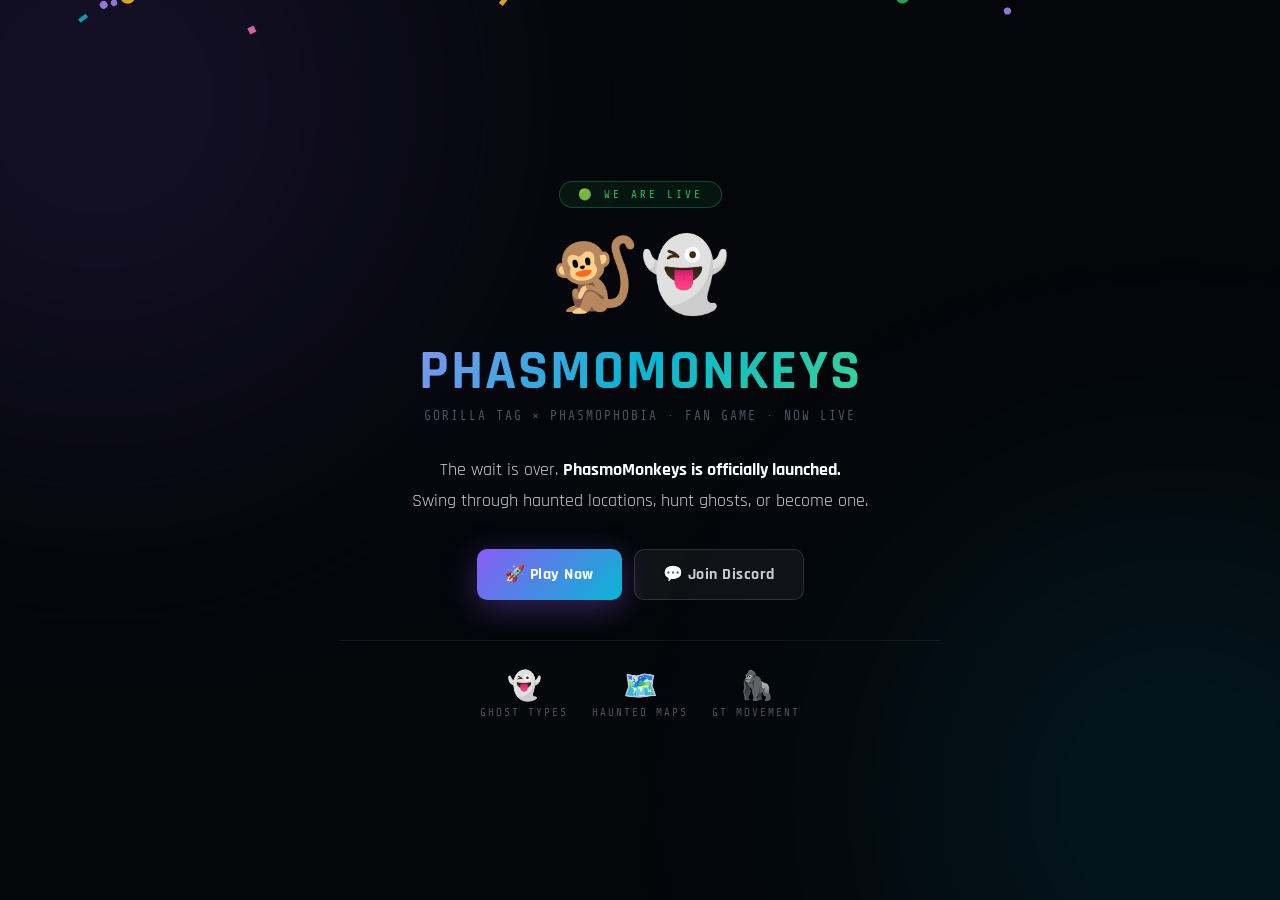
<file: phasmomonkeys.html>
<!DOCTYPE html>
<html lang="en">
<head>
<meta charset="UTF-8"/>
<meta name="viewport" content="width=device-width,initial-scale=1.0"/>
<title>PhasmoMonkeys — Coming Soon</title>
<link href="https://fonts.googleapis.com/css2?family=Share+Tech+Mono&family=Rajdhani:wght@400;600;700;900&display=swap" rel="stylesheet">
<style>
*{box-sizing:border-box;margin:0;padding:0}
:root{
  --bg:#04060a;--panel:rgba(255,255,255,0.03);--border:rgba(255,255,255,0.07);
  --text:#c8cdd8;--muted:#4a5260;--purple:#8b5cf6;--cyan:#06b6d4;
  --green:#22c55e;--red:#ef4444;--amber:#f59e0b;
}
html,body{height:100%;overflow-x:hidden}
body{background:var(--bg);color:var(--text);font-family:'Rajdhani',sans-serif;font-size:15px;display:flex;flex-direction:column;align-items:center;justify-content:center;min-height:100vh;padding:24px;position:relative;}
body::before{content:'';position:fixed;inset:0;background:repeating-linear-gradient(0deg,transparent,transparent 2px,rgba(0,0,0,0.08) 2px,rgba(0,0,0,0.08) 4px);pointer-events:none;z-index:0;}
.glow-orb{position:fixed;border-radius:50%;filter:blur(120px);pointer-events:none;z-index:0;opacity:0.18;}
.glow-1{width:500px;height:500px;background:#8b5cf6;top:-100px;left:-100px;}
.glow-2{width:400px;height:400px;background:#06b6d4;bottom:-80px;right:-80px;}
.wrap{position:relative;z-index:1;width:100%;max-width:640px;text-align:center;}

/* DB TERMINAL */
.db-status{font-family:'Share Tech Mono',monospace;font-size:11px;color:var(--red);margin-bottom:32px;padding:12px 16px;border:1px solid rgba(239,68,68,0.25);border-radius:8px;background:rgba(239,68,68,0.05);text-align:left;line-height:1.8;position:relative;overflow:hidden;}
.db-status::before{content:'';position:absolute;top:0;left:0;right:0;height:1px;background:linear-gradient(90deg,transparent,rgba(239,68,68,0.5),transparent);animation:scan 3s linear infinite;}
@keyframes scan{0%{transform:translateX(-100%)}100%{transform:translateX(100%)}}
.db-line{display:block;opacity:0;}.db-line.visible{opacity:1;}
.glitch{animation:glitch 0.15s steps(2) infinite;}
@keyframes glitch{0%{transform:translateX(0);color:var(--red)}25%{transform:translateX(-3px);color:#ff00ff}50%{transform:translateX(3px);color:#00ffff}75%{transform:translateX(-1px);color:var(--red)}100%{transform:translateX(0);color:var(--red)}}

/* LOGO */
.logo-area{margin-bottom:24px}
.logo-emoji{font-size:52px;display:block;margin-bottom:12px;filter:drop-shadow(0 0 20px rgba(139,92,246,0.5))}
.logo-title{font-size:48px;font-weight:900;color:#fff;letter-spacing:3px;line-height:1;text-shadow:0 0 40px rgba(139,92,246,0.4);}
.logo-sub{font-family:'Share Tech Mono',monospace;font-size:12px;color:var(--muted);letter-spacing:3px;margin-top:8px;}

/* COUNTDOWN */
.countdown-wrap{display:flex;justify-content:center;gap:12px;margin-bottom:12px;flex-wrap:wrap;}
.cd-block{background:rgba(255,255,255,0.03);border:1px solid rgba(255,255,255,0.08);border-radius:12px;padding:20px 18px;min-width:80px;position:relative;overflow:hidden;}
.cd-block::before{content:'';position:absolute;top:0;left:0;right:0;height:1px;opacity:0.4;}
.cd-days::before{background:linear-gradient(90deg,transparent,var(--purple),transparent)}
.cd-hours::before{background:linear-gradient(90deg,transparent,var(--cyan),transparent)}
.cd-mins::before{background:linear-gradient(90deg,transparent,var(--green),transparent)}
.cd-secs::before{background:linear-gradient(90deg,transparent,#fb923c,transparent)}
.cd-num{font-family:'Share Tech Mono',monospace;font-size:40px;font-weight:400;line-height:1;display:block;}
.cd-days .cd-num{color:var(--purple);text-shadow:0 0 20px rgba(139,92,246,0.5)}
.cd-hours .cd-num{color:var(--cyan);text-shadow:0 0 20px rgba(6,182,212,0.5)}
.cd-mins .cd-num{color:var(--green);text-shadow:0 0 20px rgba(34,197,94,0.5)}
.cd-secs .cd-num{color:#fb923c;text-shadow:0 0 20px rgba(251,146,60,0.5)}
.cd-label{font-family:'Share Tech Mono',monospace;font-size:9px;color:var(--muted);letter-spacing:2px;margin-top:6px;display:block;}
.cd-date{font-family:'Share Tech Mono',monospace;font-size:11px;color:var(--muted);margin-bottom:32px;}

/* SECRET */
.secret-input-display{font-family:'Share Tech Mono',monospace;font-size:12px;color:rgba(255,255,255,0.08);letter-spacing:4px;margin-bottom:12px;height:18px;transition:color 0.3s;min-height:18px;}
.secret-input-display.typing{color:rgba(139,92,246,0.4)}
.footer{font-family:'Share Tech Mono',monospace;font-size:11px;color:var(--muted);margin-top:32px;letter-spacing:1px;}

/* MOBILE SECRET INPUT */
.mobile-secret-wrap{margin-bottom:20px;display:none;}
.mobile-secret-input{background:rgba(255,255,255,0.03);border:1px solid rgba(139,92,246,0.2);border-radius:10px;padding:11px 16px;color:var(--text);font-family:'Share Tech Mono',monospace;font-size:14px;outline:none;width:100%;letter-spacing:2px;text-align:center;transition:border 0.15s;-webkit-appearance:none;}
.mobile-secret-input:focus{border-color:rgba(139,92,246,0.5);}
.mobile-secret-input::placeholder{color:rgba(255,255,255,0.15);font-size:11px;letter-spacing:2px;}
.mobile-secret-btn{margin-top:8px;width:100%;background:rgba(139,92,246,0.1);border:1px solid rgba(139,92,246,0.25);border-radius:8px;padding:10px;color:#a78bfa;font-family:'Share Tech Mono',monospace;font-size:12px;cursor:pointer;letter-spacing:1px;transition:all 0.15s;}
.mobile-secret-btn:hover{background:rgba(139,92,246,0.2);}
.mobile-hint{font-family:'Share Tech Mono',monospace;font-size:10px;color:rgba(255,255,255,0.15);margin-top:6px;letter-spacing:1px;}

/* RESPONSIVE */
@media(max-width:600px){
  body{padding:16px;}
  .wrap{max-width:100%;}
  .db-status{font-size:10px;margin-bottom:20px;padding:10px 12px;}
  .logo-title{font-size:32px;letter-spacing:2px;}
  .logo-emoji{font-size:40px;}
  .logo-sub{font-size:10px;letter-spacing:2px;}
  .cd-block{padding:14px 12px;min-width:64px;}
  .cd-num{font-size:30px;}
  .cd-label{font-size:8px;}
  .countdown-wrap{gap:8px;}
  .cd-date{font-size:10px;}
  .secret-input-display{display:none;}
  .mobile-secret-wrap{display:block;}
  #userChip,#userChipLogin{bottom:16px;left:16px;font-size:10px;padding:6px 10px;}
  #adminFloatBtn{bottom:16px;right:16px;font-size:10px;padding:8px 12px;}
  .overlay-box{padding:24px 18px;}
  .secret-headline{font-size:20px;}
  .secret-body{font-size:13px;}
  .secret-reward{font-size:11px;}
  .admin-box{max-height:90vh;padding:20px 16px;}
  .stat-input-row{grid-template-columns:1fr 1fr;gap:6px;}
  .launch-title{font-size:36px;}
  .launch-emoji{font-size:52px;}
  .launch-msg{font-size:15px;}
  .launch-btn{padding:12px 20px;font-size:14px;}
  .login-box{padding:24px 18px;}
  .announce-banner{font-size:13px;}
}

/* OVERLAYS */
.overlay{position:fixed;inset:0;background:rgba(0,0,0,0.92);z-index:100;display:none;flex-direction:column;align-items:center;justify-content:center;padding:32px;text-align:center;backdrop-filter:blur(8px);}
.overlay.show{display:flex}
.overlay-box{max-width:520px;width:100%;border-radius:16px;padding:36px 32px;position:relative;overflow:hidden;}
.overlay-box::before{content:'';position:absolute;top:0;left:0;right:0;height:2px;}

/* SECRET BOX */
.secret-box{border:1px solid rgba(139,92,246,0.4);background:rgba(139,92,246,0.06);}
.secret-box::before{background:linear-gradient(90deg,#8b5cf6,#06b6d4,#8b5cf6);}
.secret-glitch-title{font-size:13px;font-family:'Share Tech Mono',monospace;color:var(--purple);letter-spacing:3px;margin-bottom:16px;animation:glitch 0.3s steps(2) infinite;}
.secret-emoji{font-size:52px;margin-bottom:16px;display:block}
.secret-headline{font-size:26px;font-weight:900;color:#fff;margin-bottom:12px;letter-spacing:1px;}
.secret-body{font-size:15px;color:var(--text);line-height:1.7;margin-bottom:24px;}
.secret-body strong{color:#fbbf24}
.secret-reward{background:rgba(251,191,36,0.08);border:1px solid rgba(251,191,36,0.3);border-radius:10px;padding:14px 18px;font-family:'Share Tech Mono',monospace;font-size:12px;color:#fbbf24;line-height:1.8;margin-bottom:24px;text-align:left;}
.overlay-close{background:rgba(255,255,255,0.05);border:1px solid rgba(255,255,255,0.12);border-radius:8px;color:var(--muted);padding:10px 24px;font-family:'Share Tech Mono',monospace;font-size:12px;cursor:pointer;letter-spacing:1px;transition:all 0.15s;}
.overlay-close:hover{color:var(--text);border-color:rgba(255,255,255,0.25)}

/* LOGIN OVERLAY */
.login-box{border:1px solid rgba(139,92,246,0.3);background:rgba(10,12,20,0.95);}
.login-box::before{background:linear-gradient(90deg,#8b5cf6,#06b6d4);}
.login-title{font-size:20px;font-weight:700;color:#fff;margin-bottom:4px;}
.login-sub{font-family:'Share Tech Mono',monospace;font-size:11px;color:var(--muted);letter-spacing:2px;margin-bottom:24px;}
.login-input{width:100%;background:rgba(255,255,255,0.04);border:1px solid rgba(255,255,255,0.1);border-radius:8px;padding:11px 14px;color:var(--text);font-family:'Rajdhani',sans-serif;font-size:15px;outline:none;margin-bottom:12px;transition:border 0.15s;}
.login-input:focus{border-color:var(--purple);}
.login-btn{width:100%;background:linear-gradient(135deg,#8b5cf6,#06b6d4);border:none;border-radius:8px;padding:12px;color:#fff;font-family:'Rajdhani',sans-serif;font-size:15px;font-weight:700;cursor:pointer;transition:opacity 0.15s;margin-bottom:10px;}
.login-btn:hover{opacity:0.85}
.login-err{font-family:'Share Tech Mono',monospace;font-size:11px;color:var(--red);min-height:16px;margin-bottom:8px;}

/* ADMIN PANEL OVERLAY */
.admin-box{border:1px solid rgba(239,68,68,0.3);background:rgba(10,12,20,0.97);max-width:680px;max-height:85vh;overflow-y:auto;text-align:left;}
.admin-box::before{background:linear-gradient(90deg,#ef4444,#f97316);}
.admin-box::-webkit-scrollbar{width:4px}.admin-box::-webkit-scrollbar-thumb{background:rgba(255,255,255,0.1);border-radius:4px}
.admin-title{font-size:18px;font-weight:700;color:#fff;margin-bottom:4px;display:flex;align-items:center;gap:8px;}
.admin-badge{font-size:10px;font-family:'Share Tech Mono',monospace;background:rgba(239,68,68,0.15);color:#f87171;border:1px solid rgba(239,68,68,0.3);padding:3px 10px;border-radius:999px;letter-spacing:1px;}
.admin-sub{font-family:'Share Tech Mono',monospace;font-size:11px;color:var(--muted);letter-spacing:1px;margin-bottom:24px;}
.admin-section{background:rgba(255,255,255,0.02);border:1px solid rgba(255,255,255,0.07);border-radius:12px;padding:18px;margin-bottom:16px;}
.admin-section-title{font-size:11px;font-weight:700;color:var(--muted);letter-spacing:2px;font-family:'Share Tech Mono',monospace;margin-bottom:14px;}
.admin-input{width:100%;background:rgba(0,0,0,0.4);border:1px solid rgba(255,255,255,0.1);border-radius:8px;padding:10px 12px;color:var(--text);font-family:'Rajdhani',sans-serif;font-size:14px;outline:none;margin-bottom:10px;transition:border 0.15s;}
.admin-input:focus{border-color:var(--purple);}
.admin-textarea{min-height:70px;resize:vertical;font-family:'Share Tech Mono',monospace;font-size:12px;}
.admin-btn{display:inline-flex;align-items:center;gap:6px;padding:9px 18px;border-radius:8px;font-family:'Rajdhani',sans-serif;font-size:14px;font-weight:700;cursor:pointer;transition:all 0.15s;border:1px solid;}
.admin-btn-red{background:rgba(239,68,68,0.12);border-color:rgba(239,68,68,0.3);color:#f87171;}
.admin-btn-red:hover{background:rgba(239,68,68,0.22);}
.admin-btn-green{background:rgba(34,197,94,0.12);border-color:rgba(34,197,94,0.3);color:var(--green);}
.admin-btn-green:hover{background:rgba(34,197,94,0.22);}
.admin-btn-purple{background:rgba(139,92,246,0.12);border-color:rgba(139,92,246,0.3);color:#a78bfa;}
.admin-btn-purple:hover{background:rgba(139,92,246,0.22);}
.admin-row{display:flex;gap:10px;flex-wrap:wrap;margin-bottom:10px;}
.admin-confirm{font-family:'Share Tech Mono',monospace;font-size:11px;color:var(--green);opacity:0;transition:opacity 0.3s;margin-left:10px;}
.admin-confirm.show{opacity:1;}
.admin-toggle-row{display:flex;align-items:center;gap:12px;margin-bottom:12px;}
.toggle-sw{position:relative;width:40px;height:22px;flex-shrink:0;}
.toggle-sw input{opacity:0;width:0;height:0;position:absolute;}
.toggle-sl{position:absolute;inset:0;background:rgba(255,255,255,0.1);border-radius:999px;cursor:pointer;transition:background 0.2s;}
.toggle-sw input:checked+.toggle-sl{background:var(--green);}
.toggle-sl::before{content:'';position:absolute;height:16px;width:16px;left:3px;bottom:3px;background:#fff;border-radius:50%;transition:transform 0.2s;}
.toggle-sw input:checked+.toggle-sl::before{transform:translateX(18px);}
.announce-list{display:flex;flex-direction:column;gap:8px;margin-top:12px;}
.announce-item{background:rgba(0,0,0,0.3);border:1px solid rgba(255,255,255,0.08);border-radius:8px;padding:10px 12px;display:flex;align-items:flex-start;gap:8px;}
.announce-item-text{flex:1;font-size:13px;color:var(--text);line-height:1.5;}
.announce-del{background:none;border:none;color:var(--muted);cursor:pointer;font-size:14px;padding:2px 6px;border-radius:4px;transition:color 0.15s;flex-shrink:0;}
.announce-del:hover{color:var(--red);}
.stat-input-row{display:grid;grid-template-columns:1fr 1fr 1fr;gap:8px;margin-bottom:10px;}

/* ANNOUNCEMENTS ON MAIN PAGE */
.announcements-wrap{margin-bottom:24px;display:none;}
.announce-banner{background:rgba(139,92,246,0.08);border:1px solid rgba(139,92,246,0.25);border-radius:10px;padding:12px 16px;font-size:14px;color:var(--text);line-height:1.5;margin-bottom:8px;text-align:left;font-family:'Rajdhani',sans-serif;}
.announce-banner:last-child{margin-bottom:0;}

/* ADMIN FLOATING BUTTON */
#adminFloatBtn{position:fixed;bottom:24px;right:24px;z-index:50;background:rgba(239,68,68,0.15);border:1px solid rgba(239,68,68,0.35);border-radius:12px;color:#f87171;padding:10px 18px;font-family:'Share Tech Mono',monospace;font-size:12px;cursor:pointer;letter-spacing:1px;transition:all 0.15s;display:none;align-items:center;gap:8px;backdrop-filter:blur(8px);}
#adminFloatBtn:hover{background:rgba(239,68,68,0.25);}

/* USER CHIP */
#userChip{position:fixed;bottom:24px;left:24px;z-index:50;background:rgba(139,92,246,0.1);border:1px solid rgba(139,92,246,0.25);border-radius:10px;padding:8px 14px;font-family:'Share Tech Mono',monospace;font-size:11px;color:#a78bfa;display:none;align-items:center;gap:8px;letter-spacing:1px;backdrop-filter:blur(8px);}
#userChipLogin{position:fixed;bottom:24px;left:24px;z-index:50;background:rgba(255,255,255,0.04);border:1px solid rgba(255,255,255,0.1);border-radius:10px;padding:8px 14px;font-family:'Share Tech Mono',monospace;font-size:11px;color:var(--muted);cursor:pointer;display:flex;align-items:center;gap:6px;letter-spacing:1px;transition:all 0.15s;backdrop-filter:blur(8px);}
#userChipLogin:hover{color:var(--text);border-color:rgba(255,255,255,0.2);}

/* CORRUPTION FLASH */
@keyframes corrupt{0%{filter:none}10%{filter:hue-rotate(90deg) brightness(2) saturate(3)}11%{filter:none}20%{filter:invert(1) hue-rotate(180deg)}21%{filter:none}30%{filter:hue-rotate(270deg) brightness(0.5)}31%{filter:none}100%{filter:none}}
body.corrupting{animation:corrupt 0.6s steps(1) 1}

/* LAUNCH CELEBRATION */
#launchCelebration{position:fixed;inset:0;z-index:200;display:none;flex-direction:column;align-items:center;justify-content:center;background:var(--bg);text-align:center;padding:32px;overflow:hidden;}
#launchCelebration.show{display:flex}
#confettiCanvas{position:fixed;inset:0;pointer-events:none;z-index:201;}
.launch-content{position:relative;z-index:202;max-width:600px;width:100%;}
.launch-badge{font-family:'Share Tech Mono',monospace;font-size:11px;letter-spacing:3px;color:var(--green);background:rgba(34,197,94,0.08);border:1px solid rgba(34,197,94,0.3);border-radius:999px;padding:6px 18px;display:inline-block;margin-bottom:24px;}
.launch-emoji{font-size:72px;display:block;margin-bottom:20px;animation:bounce 0.6s ease infinite alternate;}
@keyframes bounce{0%{transform:translateY(0)}100%{transform:translateY(-12px)}}
.launch-title{font-size:56px;font-weight:900;letter-spacing:2px;line-height:1;margin-bottom:8px;background:linear-gradient(135deg,#a78bfa,#06b6d4,#4ade80);-webkit-background-clip:text;-webkit-text-fill-color:transparent;background-clip:text;}
.launch-sub{font-family:'Share Tech Mono',monospace;font-size:13px;color:var(--muted);letter-spacing:2px;margin-bottom:32px;}
.launch-msg{font-size:18px;color:var(--text);line-height:1.7;margin-bottom:32px;max-width:460px;margin-left:auto;margin-right:auto;}
.launch-msg strong{color:#fff}
.launch-links{display:flex;gap:12px;justify-content:center;flex-wrap:wrap;margin-bottom:40px;}
.launch-btn{display:inline-flex;align-items:center;gap:8px;padding:14px 28px;border-radius:10px;font-family:'Rajdhani',sans-serif;font-size:16px;font-weight:700;cursor:pointer;text-decoration:none;transition:all 0.15s;letter-spacing:0.5px;}
.launch-btn-primary{background:linear-gradient(135deg,#8b5cf6,#06b6d4);color:#fff;border:none;box-shadow:0 8px 32px rgba(139,92,246,0.35);}
.launch-btn-primary:hover{transform:translateY(-2px);box-shadow:0 12px 40px rgba(139,92,246,0.5)}
.launch-btn-secondary{background:rgba(255,255,255,0.05);border:1px solid rgba(255,255,255,0.12);color:var(--text);}
.launch-btn-secondary:hover{background:rgba(255,255,255,0.1);color:#fff}
.launch-stats{display:flex;gap:24px;justify-content:center;flex-wrap:wrap;padding-top:28px;border-top:1px solid rgba(255,255,255,0.06);}
.launch-stat{text-align:center;}
.launch-stat-num{font-size:28px;font-weight:900;color:#fff;font-family:'Share Tech Mono',monospace;}
.launch-stat-label{font-size:11px;color:var(--muted);letter-spacing:2px;font-family:'Share Tech Mono',monospace;margin-top:4px;}
.launch-glow-1{position:fixed;width:600px;height:600px;border-radius:50%;background:#8b5cf6;top:-200px;left:-200px;filter:blur(150px);opacity:0.15;pointer-events:none;}
.launch-glow-2{position:fixed;width:500px;height:500px;border-radius:50%;background:#06b6d4;bottom:-150px;right:-150px;filter:blur(150px);opacity:0.15;pointer-events:none;}
@keyframes fadeInUp{from{opacity:0;transform:translateY(30px)}to{opacity:1;transform:translateY(0)}}
.launch-content>*{animation:fadeInUp 0.6s ease both;}
.launch-content>*:nth-child(1){animation-delay:0.1s}.launch-content>*:nth-child(2){animation-delay:0.2s}.launch-content>*:nth-child(3){animation-delay:0.3s}.launch-content>*:nth-child(4){animation-delay:0.4s}.launch-content>*:nth-child(5){animation-delay:0.5s}.launch-content>*:nth-child(6){animation-delay:0.6s}.launch-content>*:nth-child(7){animation-delay:0.7s}
</style>
</head>
<body>

<div class="glow-orb glow-1"></div>
<div class="glow-orb glow-2"></div>

<!-- CONFETTI + LAUNCH -->
<canvas id="confettiCanvas"></canvas>
<div id="launchCelebration">
  <div class="launch-glow-1"></div>
  <div class="launch-glow-2"></div>
  <div class="launch-content">
    <div class="launch-badge">🟢 WE ARE LIVE</div>
    <span class="launch-emoji">🐒👻</span>
    <div class="launch-title">PHASMOMONKEYS</div>
    <div class="launch-sub">GORILLA TAG × PHASMOPHOBIA · FAN GAME · NOW LIVE</div>
    <div class="launch-msg">The wait is over. <strong>PhasmoMonkeys is officially launched.</strong><br>Swing through haunted locations, hunt ghosts, or become one.</div>
    <div class="launch-links">
      <a href="#" id="launchPlayBtn" class="launch-btn launch-btn-primary">🚀 Play Now</a>
      <a href="https://discord.gg/yourserver" id="launchDiscordBtn" class="launch-btn launch-btn-secondary">💬 Join Discord</a>
    </div>
    <div class="launch-stats">
      <div class="launch-stat"><div class="launch-stat-num" id="launchStat1">👻</div><div class="launch-stat-label" id="launchStat1Label">GHOST TYPES</div></div>
      <div class="launch-stat"><div class="launch-stat-num" id="launchStat2">🗺️</div><div class="launch-stat-label" id="launchStat2Label">HAUNTED MAPS</div></div>
      <div class="launch-stat"><div class="launch-stat-num" id="launchStat3">🦍</div><div class="launch-stat-label" id="launchStat3Label">GT MOVEMENT</div></div>
    </div>
  </div>
</div>

<!-- SECRET OVERLAY -->
<div class="overlay" id="secretOverlay">
  <div class="overlay-box secret-box">
    <div class="secret-glitch-title">// SECRET UNLOCKED //</div>
    <span class="secret-emoji">🎉</span>
    <div class="secret-headline">You Found It.</div>
    <div class="secret-body">You cracked the code and bypassed the database corruption.<br>The system didn't want you to see this — but here you are.<br><br><strong>Take a screenshot of this screen</strong> and send it to Viper on Discord for a special reward!</div>
    <div class="secret-reward">📸 HOW TO CLAIM YOUR REWARD:<br>1. Screenshot this exact screen<br>2. DM it to <strong>@viperxxx_real</strong> on Discord<br>3. Subject: "I found the PhasmoMonkeys secret"<br>4. Wait for Viper to respond — reward incoming 👀</div>
    <button class="overlay-close" onclick="closeOverlay('secretOverlay')">[ CLOSE ]</button>
  </div>
</div>

<!-- LOGIN OVERLAY -->
<div class="overlay" id="loginOverlay">
  <div class="overlay-box login-box">
    <div class="login-title">🔐 Viper Studios Login</div>
    <div class="login-sub">SIGN IN TO TRACK YOUR VISIT & ACCESS ADMIN</div>
    <input class="login-input" id="loginUser" placeholder="Username" />
    <input class="login-input" id="loginPass" placeholder="Password" type="password" onkeydown="if(event.key==='Enter')doLogin()" />
    <div class="login-err" id="loginErr"></div>
    <button class="login-btn" onclick="doLogin()">Sign In</button>
    <button class="overlay-close" onclick="closeOverlay('loginOverlay')">[ CANCEL ]</button>
  </div>
</div>

<!-- ADMIN PANEL OVERLAY -->
<div class="overlay" id="adminOverlay">
  <div class="overlay-box admin-box">
    <div class="admin-title">🛡️ PhasmoMonkeys Admin <span class="admin-badge">RESTRICTED</span></div>
    <div class="admin-sub">LOGGED IN AS: <span id="adminUser" style="color:#a78bfa"></span></div>

    <!-- TOGGLE LAUNCH -->
    <div class="admin-section">
      <div class="admin-section-title">PAGE MODE</div>
      <div class="admin-toggle-row">
        <label class="toggle-sw"><input type="checkbox" id="adminLaunchToggle" onchange="toggleLaunchMode()" /><span class="toggle-sl"></span></label>
        <span style="font-size:14px;color:var(--text)">Force Launch Celebration (override countdown)</span>
      </div>
      <div style="font-size:12px;color:var(--muted);font-family:'Share Tech Mono',monospace">When ON — shows the launch page immediately regardless of the timer.</div>
    </div>

    <!-- ANNOUNCEMENTS -->
    <div class="admin-section">
      <div class="admin-section-title">ANNOUNCEMENTS</div>
      <textarea class="admin-input admin-textarea" id="adminAnnounceInput" placeholder="Type an announcement to show on the page..."></textarea>
      <div class="admin-row">
        <button class="admin-btn admin-btn-purple" onclick="addAnnouncement()">+ Post Announcement</button>
        <span class="admin-confirm" id="announceConfirm">✓ Posted!</span>
      </div>
      <div class="announce-list" id="adminAnnounceList"></div>
    </div>

    <!-- LAUNCH STATS -->
    <div class="admin-section">
      <div class="admin-section-title">LAUNCH PAGE STATS</div>
      <div class="stat-input-row">
        <div>
          <div style="font-size:11px;color:var(--muted);font-family:'Share Tech Mono',monospace;margin-bottom:4px">STAT 1 VALUE</div>
          <input class="admin-input" id="stat1Val" placeholder="e.g. 12" style="margin-bottom:0" />
        </div>
        <div>
          <div style="font-size:11px;color:var(--muted);font-family:'Share Tech Mono',monospace;margin-bottom:4px">STAT 1 LABEL</div>
          <input class="admin-input" id="stat1Label" placeholder="e.g. GHOST TYPES" style="margin-bottom:0" />
        </div>
        <div style="display:flex;align-items:flex-end">
          <button class="admin-btn admin-btn-purple" onclick="saveStat(1)" style="width:100%;justify-content:center">Save</button>
        </div>
      </div>
      <div class="stat-input-row">
        <div>
          <div style="font-size:11px;color:var(--muted);font-family:'Share Tech Mono',monospace;margin-bottom:4px">STAT 2 VALUE</div>
          <input class="admin-input" id="stat2Val" placeholder="e.g. 5" style="margin-bottom:0" />
        </div>
        <div>
          <div style="font-size:11px;color:var(--muted);font-family:'Share Tech Mono',monospace;margin-bottom:4px">STAT 2 LABEL</div>
          <input class="admin-input" id="stat2Label" placeholder="e.g. HAUNTED MAPS" style="margin-bottom:0" />
        </div>
        <div style="display:flex;align-items:flex-end">
          <button class="admin-btn admin-btn-purple" onclick="saveStat(2)" style="width:100%;justify-content:center">Save</button>
        </div>
      </div>
      <div class="stat-input-row">
        <div>
          <div style="font-size:11px;color:var(--muted);font-family:'Share Tech Mono',monospace;margin-bottom:4px">STAT 3 VALUE</div>
          <input class="admin-input" id="stat3Val" placeholder="e.g. 🦍" style="margin-bottom:0" />
        </div>
        <div>
          <div style="font-size:11px;color:var(--muted);font-family:'Share Tech Mono',monospace;margin-bottom:4px">STAT 3 LABEL</div>
          <input class="admin-input" id="stat3Label" placeholder="e.g. GT MOVEMENT" style="margin-bottom:0" />
        </div>
        <div style="display:flex;align-items:flex-end">
          <button class="admin-btn admin-btn-purple" onclick="saveStat(3)" style="width:100%;justify-content:center">Save</button>
        </div>
      </div>
      <div style="font-size:11px;color:var(--muted);font-family:'Share Tech Mono',monospace">These appear in the launch celebration stats row.</div>
    </div>

    <!-- PLAY/DISCORD LINKS -->
    <div class="admin-section">
      <div class="admin-section-title">LAUNCH PAGE LINKS</div>
      <div style="font-size:11px;color:var(--muted);font-family:'Share Tech Mono',monospace;margin-bottom:6px">PLAY NOW URL</div>
      <input class="admin-input" id="adminPlayUrl" placeholder="https://yourgame.com" />
      <div style="font-size:11px;color:var(--muted);font-family:'Share Tech Mono',monospace;margin-bottom:6px">DISCORD INVITE</div>
      <input class="admin-input" id="adminDiscordUrl" placeholder="https://discord.gg/yourserver" />
      <button class="admin-btn admin-btn-green" onclick="saveLinks()">Save Links</button>
      <span class="admin-confirm" id="linksConfirm">✓ Saved!</span>
    </div>

    <!-- VISITOR LOG -->
    <div class="admin-section">
      <div class="admin-section-title">RECENT VISITORS (LOGGED IN)</div>
      <div id="adminVisitorLog" style="font-size:12px;font-family:'Share Tech Mono',monospace;color:var(--muted)">No visitors logged yet.</div>
    </div>

    <div style="margin-top:8px">
      <button class="overlay-close" onclick="closeOverlay('adminOverlay')">[ CLOSE PANEL ]</button>
    </div>
  </div>
</div>

<!-- USER CHIP (logged in) -->
<div id="userChip">
  <span id="userChipName"></span>
  <button onclick="logout()" style="background:none;border:none;color:var(--muted);cursor:pointer;font-size:10px;font-family:'Share Tech Mono',monospace;padding:0">[ OUT ]</button>
</div>

<!-- LOGIN BUTTON (not logged in) -->
<button id="userChipLogin" onclick="openOverlay('loginOverlay')">🔐 Sign In</button>

<!-- ADMIN BUTTON -->
<button id="adminFloatBtn" onclick="openAdmin()">🛡️ ADMIN</button>

<div class="wrap">

  <!-- ANNOUNCEMENTS DISPLAY -->
  <div class="announcements-wrap" id="announcementsWrap"></div>

  <!-- DB TERMINAL -->
  <div class="db-status" id="dbStatus">
    <span class="db-line" id="dl0">&gt; INITIALIZING PHASMOMONKEYS_DB v0.9.2...</span>
    <span class="db-line" id="dl1">&gt; Loading game assets... <span style="color:var(--green)">OK</span></span>
    <span class="db-line" id="dl2">&gt; Connecting to ghost entity registry... <span style="color:var(--green)">OK</span></span>
    <span class="db-line" id="dl3">&gt; Verifying player manifest... <span style="color:#f59e0b">WARNING</span></span>
    <span class="db-line" id="dl4">&gt; <span class="glitch">CORRUPTION DETECTED IN SECTOR 0x4F</span></span>
    <span class="db-line" id="dl5">&gt; Attempting recovery... <span style="color:var(--red)">FAILED</span></span>
    <span class="db-line" id="dl6">&gt; DATABASE INTEGRITY: <span style="color:var(--red)">██░░░░░░░░ 17%</span></span>
    <span class="db-line" id="dl7" style="color:rgba(255,255,255,0.3)">&gt; [HINT: the system is watching. type the name.]</span>
  </div>

  <!-- LOGO -->
  <div class="logo-area">
    <span class="logo-emoji">🐒👻</span>
    <div class="logo-title">PHASMOMONKEYS</div>
    <div class="logo-sub">GORILLA TAG × PHASMOPHOBIA · FAN GAME</div>
  </div>

  <!-- COUNTDOWN -->
  <div class="countdown-wrap">
    <div class="cd-block cd-days"><span class="cd-num" id="cdDays">--</span><span class="cd-label">DAYS</span></div>
    <div class="cd-block cd-hours"><span class="cd-num" id="cdHours">--</span><span class="cd-label">HOURS</span></div>
    <div class="cd-block cd-mins"><span class="cd-num" id="cdMins">--</span><span class="cd-label">MINS</span></div>
    <div class="cd-block cd-secs"><span class="cd-num" id="cdSecs">--</span><span class="cd-label">SECS</span></div>
  </div>
  <div class="cd-date" id="cdLabel">WEBSITE LAUNCHES · JULY 14, 2026 · 5:00 PM EST</div>

  <div class="secret-input-display" id="secretDisplay"></div>

  <!-- MOBILE SECRET INPUT -->
  <div class="mobile-secret-wrap" id="mobileSecretWrap">
    <input class="mobile-secret-input" id="mobileSecretInput" placeholder="TYPE THE SECRET CODE HERE..." autocomplete="off" autocorrect="off" autocapitalize="characters" spellcheck="false" oninput="checkMobileSecret(this.value)" />
    <div class="mobile-hint">⌨ type PHASMOMONKEYS to unlock a secret</div>
  </div>

  <div class="footer">VIPER STUDIOS · PHASMOMONKEYS · ALL RIGHTS RESERVED</div>
</div>

<script>
const VS_API = 'https://viperstudios-production-de42.up.railway.app';
const STORAGE_KEY = 'pm_data';

// ── PERSISTENCE ──
function getData(){return JSON.parse(localStorage.getItem(STORAGE_KEY)||'{}');}
function setData(d){localStorage.setItem(STORAGE_KEY,JSON.stringify(d));}

// ── STATE ──
let pmUser = null;
let pmIsAdmin = false;
let pmData = getData();

// ── INIT ──
window.addEventListener('load', ()=>{
  loadAnnouncements();
  loadStats();
  loadLinks();
  checkSavedSession();
  startCountdown();
  animateTerminal();
  initSecret();
  // Check admin forced launch
  if(pmData.forceLaunch) triggerLaunch(true);
});

// ── SESSION ──
async function checkSavedSession(){
  const saved = localStorage.getItem('pm_token');
  if(!saved) return;
  try{
    const res = await fetch(`${VS_API}/api/me`,{headers:{Authorization:'Bearer '+saved}});
    if(!res.ok){localStorage.removeItem('pm_token');return;}
    const d = await res.json();
    onLoginSuccess(d, saved);
  }catch{}
}

async function doLogin(){
  const username = document.getElementById('loginUser').value.trim();
  const password = document.getElementById('loginPass').value;
  const err = document.getElementById('loginErr');
  err.textContent = '';
  if(!username||!password){err.textContent='Fill in both fields.';return;}
  try{
    const res = await fetch(`${VS_API}/login`,{method:'POST',headers:{'Content-Type':'application/json'},body:JSON.stringify({username,password})});
    const d = await res.json();
    if(!res.ok){err.textContent=d.error||'Login failed.';return;}
    localStorage.setItem('pm_token', d.token);
    // Fetch full user
    const res2 = await fetch(`${VS_API}/api/me`,{headers:{Authorization:'Bearer '+d.token}});
    const user = await res2.json();
    onLoginSuccess(user, d.token);
    closeOverlay('loginOverlay');
  }catch{err.textContent='Could not reach server.';}
}

function onLoginSuccess(user, token){
  pmUser = user;
  const role = (user.role||user.rank||'').toLowerCase();
  pmIsAdmin = role==='admin'||role==='owner';
  // Show user chip
  document.getElementById('userChip').style.display='flex';
  document.getElementById('userChipLogin').style.display='none';
  document.getElementById('userChipName').textContent=user.username;
  // Show admin button if admin
  if(pmIsAdmin){
    document.getElementById('adminFloatBtn').style.display='flex';
    document.getElementById('adminUser').textContent=user.username;
  }
  // Log visit
  logVisit(user.username);
}

function logout(){
  localStorage.removeItem('pm_token');
  pmUser=null;pmIsAdmin=false;
  document.getElementById('userChip').style.display='none';
  document.getElementById('userChipLogin').style.display='flex';
  document.getElementById('adminFloatBtn').style.display='none';
}

function logVisit(username){
  const d = getData();
  if(!d.visitors) d.visitors=[];
  // Remove existing entry for this user and re-add at top
  d.visitors = d.visitors.filter(v=>v.username!==username);
  d.visitors.unshift({username, visitedAt: Date.now()});
  d.visitors = d.visitors.slice(0,50); // keep last 50
  setData(d);
}

// ── COUNTDOWN ──
const launch = new Date('2026-07-14T21:00:00Z');
let launched = false;

function pad(n){return String(n).padStart(2,'0');}

function startCountdown(){
  // Check if already forced launched
  if(getData().forceLaunch){triggerLaunch(true);return;}
  tick();
  setInterval(()=>{
    if(!getData().forceLaunch) tick();
    else if(!launched){triggerLaunch(true);}
  },1000);
}

function tick(){
  const diff = launch - new Date();
  if(diff<=0){if(!launched){launched=true;triggerLaunch();}return;}
  document.getElementById('cdDays').textContent=pad(Math.floor(diff/86400000));
  document.getElementById('cdHours').textContent=pad(Math.floor((diff%86400000)/3600000));
  document.getElementById('cdMins').textContent=pad(Math.floor((diff%3600000)/60000));
  document.getElementById('cdSecs').textContent=pad(Math.floor((diff%60000)/1000));
}

// ── LAUNCH ──
function triggerLaunch(instant){
  launched=true;
  if(instant){
    document.getElementById('launchCelebration').classList.add('show');
    startConfetti();return;
  }
  document.body.classList.add('corrupting');
  setTimeout(()=>{
    document.body.classList.remove('corrupting');
    document.getElementById('launchCelebration').classList.add('show');
    startConfetti();
  },700);
}

// ── CONFETTI ──
function startConfetti(){
  const canvas=document.getElementById('confettiCanvas');
  const ctx=canvas.getContext('2d');
  canvas.width=window.innerWidth;canvas.height=window.innerHeight;
  window.addEventListener('resize',()=>{canvas.width=window.innerWidth;canvas.height=window.innerHeight;});
  const colors=['#8b5cf6','#06b6d4','#22c55e','#f59e0b','#f472b6','#fbbf24','#60a5fa','#a78bfa'];
  const pieces=Array.from({length:180},()=>({x:Math.random()*canvas.width,y:Math.random()*canvas.height-canvas.height,r:Math.random()*6+3,color:colors[Math.floor(Math.random()*colors.length)],speed:Math.random()*3+1.5,drift:Math.random()*2-1,spin:Math.random()*0.2-0.1,angle:Math.random()*Math.PI*2,shape:Math.random()>0.5?'rect':'circle',w:Math.random()*10+4,h:Math.random()*5+3}));
  let frame=0;
  function draw(){
    ctx.clearRect(0,0,canvas.width,canvas.height);
    pieces.forEach(p=>{ctx.save();ctx.translate(p.x,p.y);ctx.rotate(p.angle);ctx.fillStyle=p.color;ctx.globalAlpha=0.85;if(p.shape==='circle'){ctx.beginPath();ctx.arc(0,0,p.r,0,Math.PI*2);ctx.fill();}else{ctx.fillRect(-p.w/2,-p.h/2,p.w,p.h);}ctx.restore();p.y+=p.speed;p.x+=p.drift;p.angle+=p.spin;if(p.y>canvas.height+20){p.y=-20;p.x=Math.random()*canvas.width;}});
    frame++;if(frame<480)requestAnimationFrame(draw);else ctx.clearRect(0,0,canvas.width,canvas.height);
  }
  draw();
}

// ── DB TERMINAL ──
function animateTerminal(){
  document.querySelectorAll('.db-line').forEach((l,i)=>setTimeout(()=>l.classList.add('visible'),400+i*350));
}

// ── OVERLAYS ──
function openOverlay(id){document.getElementById(id).classList.add('show');}
function closeOverlay(id){document.getElementById(id).classList.remove('show');}
document.querySelectorAll('.overlay').forEach(o=>o.addEventListener('click',e=>{if(e.target===o)o.classList.remove('show');}));

// ── ADMIN ──
function openAdmin(){
  if(!pmIsAdmin){return;}
  // Populate fields
  const d=getData();
  document.getElementById('adminLaunchToggle').checked=!!d.forceLaunch;
  document.getElementById('stat1Val').value=d.stat1Val||'';
  document.getElementById('stat1Label').value=d.stat1Label||'';
  document.getElementById('stat2Val').value=d.stat2Val||'';
  document.getElementById('stat2Label').value=d.stat2Label||'';
  document.getElementById('stat3Val').value=d.stat3Val||'';
  document.getElementById('stat3Label').value=d.stat3Label||'';
  document.getElementById('adminPlayUrl').value=d.playUrl||'';
  document.getElementById('adminDiscordUrl').value=d.discordUrl||'';
  // Visitor log
  const visitors=d.visitors||[];
  document.getElementById('adminVisitorLog').innerHTML=visitors.length
    ?visitors.slice(0,20).map(v=>`<div style="padding:5px 0;border-bottom:1px solid rgba(255,255,255,0.05)">${v.username} <span style="color:var(--muted)">· ${new Date(v.visitedAt).toLocaleString()}</span></div>`).join('')
    :'No visitors logged yet.';
  renderAdminAnnouncements();
  openOverlay('adminOverlay');
}

function toggleLaunchMode(){
  const on=document.getElementById('adminLaunchToggle').checked;
  const d=getData();d.forceLaunch=on;setData(d);
  if(on&&!launched) triggerLaunch(true);
  else if(!on){launched=false;document.getElementById('launchCelebration').classList.remove('show');}
}

function addAnnouncement(){
  const txt=document.getElementById('adminAnnounceInput').value.trim();
  if(!txt)return;
  const d=getData();
  if(!d.announcements)d.announcements=[];
  d.announcements.unshift({id:'a_'+Date.now(),text:txt,postedAt:Date.now(),postedBy:pmUser?.username||'Admin'});
  setData(d);
  document.getElementById('adminAnnounceInput').value='';
  renderAdminAnnouncements();
  loadAnnouncements();
  const c=document.getElementById('announceConfirm');c.classList.add('show');setTimeout(()=>c.classList.remove('show'),2000);
}

function deleteAnnouncement(id){
  const d=getData();
  d.announcements=(d.announcements||[]).filter(a=>a.id!==id);
  setData(d);renderAdminAnnouncements();loadAnnouncements();
}

function renderAdminAnnouncements(){
  const d=getData();const list=document.getElementById('adminAnnounceList');
  if(!d.announcements||!d.announcements.length){list.innerHTML='<div style="font-size:12px;color:var(--muted);font-family:\'Share Tech Mono\',monospace">No announcements yet.</div>';return;}
  list.innerHTML=d.announcements.map(a=>`<div class="announce-item"><div class="announce-item-text">${escHtml(a.text)}<div style="font-size:10px;color:var(--muted);margin-top:4px;font-family:\'Share Tech Mono\',monospace">${new Date(a.postedAt).toLocaleString()}</div></div><button class="announce-del" onclick="deleteAnnouncement('${a.id}')">✕</button></div>`).join('');
}

function loadAnnouncements(){
  const d=getData();const wrap=document.getElementById('announcementsWrap');
  if(!d.announcements||!d.announcements.length){wrap.style.display='none';return;}
  wrap.style.display='block';
  wrap.innerHTML=d.announcements.map(a=>`<div class="announce-banner">📢 ${escHtml(a.text)}</div>`).join('');
}

function saveStat(n){
  const d=getData();
  d[`stat${n}Val`]=document.getElementById(`stat${n}Val`).value.trim();
  d[`stat${n}Label`]=document.getElementById(`stat${n}Label`).value.trim();
  setData(d);loadStats();
}

function loadStats(){
  const d=getData();
  if(d.stat1Val)document.getElementById('launchStat1').textContent=d.stat1Val;
  if(d.stat1Label)document.getElementById('launchStat1Label').textContent=d.stat1Label;
  if(d.stat2Val)document.getElementById('launchStat2').textContent=d.stat2Val;
  if(d.stat2Label)document.getElementById('launchStat2Label').textContent=d.stat2Label;
  if(d.stat3Val)document.getElementById('launchStat3').textContent=d.stat3Val;
  if(d.stat3Label)document.getElementById('launchStat3Label').textContent=d.stat3Label;
}

function saveLinks(){
  const d=getData();
  d.playUrl=document.getElementById('adminPlayUrl').value.trim();
  d.discordUrl=document.getElementById('adminDiscordUrl').value.trim();
  setData(d);loadLinks();
  const c=document.getElementById('linksConfirm');c.classList.add('show');setTimeout(()=>c.classList.remove('show'),2000);
}

function loadLinks(){
  const d=getData();
  if(d.playUrl)document.getElementById('launchPlayBtn').href=d.playUrl;
  if(d.discordUrl)document.getElementById('launchDiscordBtn').href=d.discordUrl;
}

function escHtml(s){return String(s).replace(/&/g,'&amp;').replace(/</g,'&lt;').replace(/>/g,'&gt;').replace(/"/g,'&quot;');}

// ── SECRET CODE ──
function checkMobileSecret(val){
  if(!val) return;
  const upper = val.toUpperCase();
  if(upper === 'PHASMOMONKEYS'){
    document.getElementById('mobileSecretInput').value = '';
    document.body.classList.add('corrupting');
    setTimeout(()=>{
      document.body.classList.remove('corrupting');
      openOverlay('secretOverlay');
    }, 650);
  }
}

function initSecret(){
  const SECRET='PHASMOMONKEYS';let typed='';let typingTimeout=null;
  const display=document.getElementById('secretDisplay');
  document.addEventListener('keydown',(e)=>{
    if(document.getElementById('secretOverlay').classList.contains('show'))return;
    const key=e.key.toUpperCase();
    if(key.length===1&&/[A-Z]/.test(key)){
      typed+=key;if(typed.length>SECRET.length)typed=typed.slice(-SECRET.length);
      display.textContent=typed.split('').map(()=>'·').join(' ');display.classList.add('typing');
      clearTimeout(typingTimeout);typingTimeout=setTimeout(()=>{typed='';display.textContent='';display.classList.remove('typing');},2000);
      if(typed===SECRET){
        typed='';display.textContent='';display.classList.remove('typing');
        document.body.classList.add('corrupting');
        setTimeout(()=>{document.body.classList.remove('corrupting');openOverlay('secretOverlay');},650);
      }
    }
  });
}
</script>
</body>
</html>
</file>
